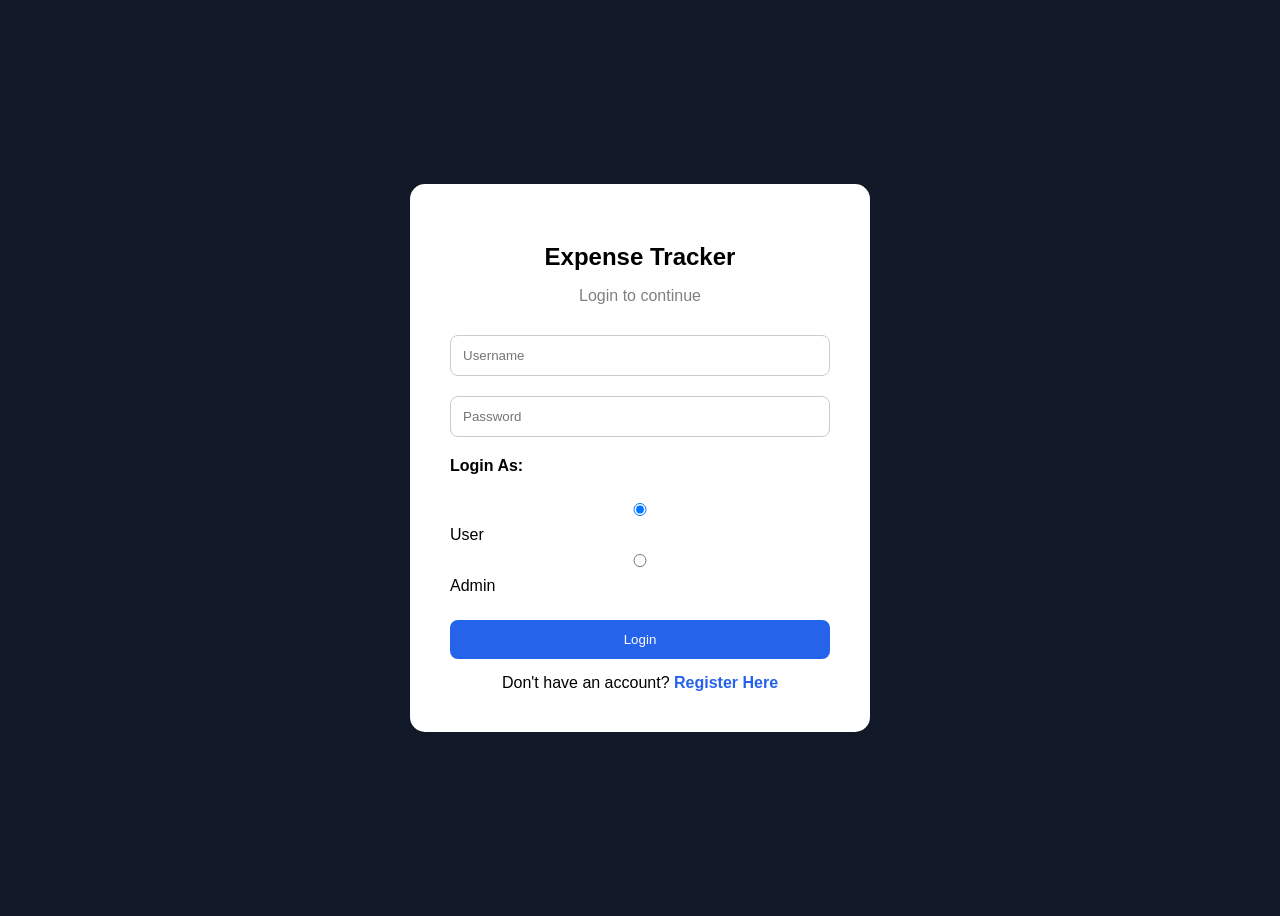
<file: templates/login.html>
<!DOCTYPE html>
<html lang="en">
<head>
    <meta charset="UTF-8">
    <meta name="viewport" content="width=device-width, initial-scale=1.0">
    <title>Expense Tracker Login</title>
    <style>

        body{
            font-family: Arial, sans-serif;
            background:#111827;
            display:flex;
            justify-content:center;
            align-items:center;
            height:100vh;
        }

        .login-box{
            background:white;
            padding:40px;
            border-radius:15px;
            width:380px;
            text-align:center;
        }

        h2{
            margin-bottom:10px;
        }

        p{
            color:gray;
            margin-bottom:20px;
        }

        input{
            width:100%;
            padding:12px;
            margin:10px 0;
            border:1px solid #ccc;
            border-radius:8px;
            box-sizing:border-box;
        }

        .role-selection{
            text-align:left;
            margin-top:10px;
            margin-bottom:15px;
        }

        .role-selection label{
            margin-right:20px;
        }

        button{
            width:100%;
            padding:12px;
            background:#2563eb;
            color:white;
            border:none;
            border-radius:8px;
            cursor:pointer;
            margin-top:10px;
        }

        button:hover{
            background:#1d4ed8;
        }

        .register-link{
            margin-top:15px;
        }

        .register-link a{
            color:#2563eb;
            text-decoration:none;
            font-weight:bold;
        }

    </style>

</head>
<body>

    <div class="login-box">

        <h2>Expense Tracker</h2>

        <p>Login to continue</p>

        <form method="POST">

            <input type="text"
                   name="username"
                   placeholder="Username"
                   required>

            <input type="password"
                   name="password"
                   placeholder="Password"
                   required>

            <div class="role-selection">

                <strong>Login As:</strong><br><br>

                <label>
                    <input type="radio"
                           name="role"
                           value="user"
                           checked>
                    User
                </label>

                <label>
                    <input type="radio"
                           name="role"
                           value="admin">
                    Admin
                </label>

            </div>

            <button type="submit">Login</button>

        </form>

        <div class="register-link">

            Don't have an account?

            <a href="/register">Register Here</a>

        </div>

    </div>

</body>
</html>
</file>
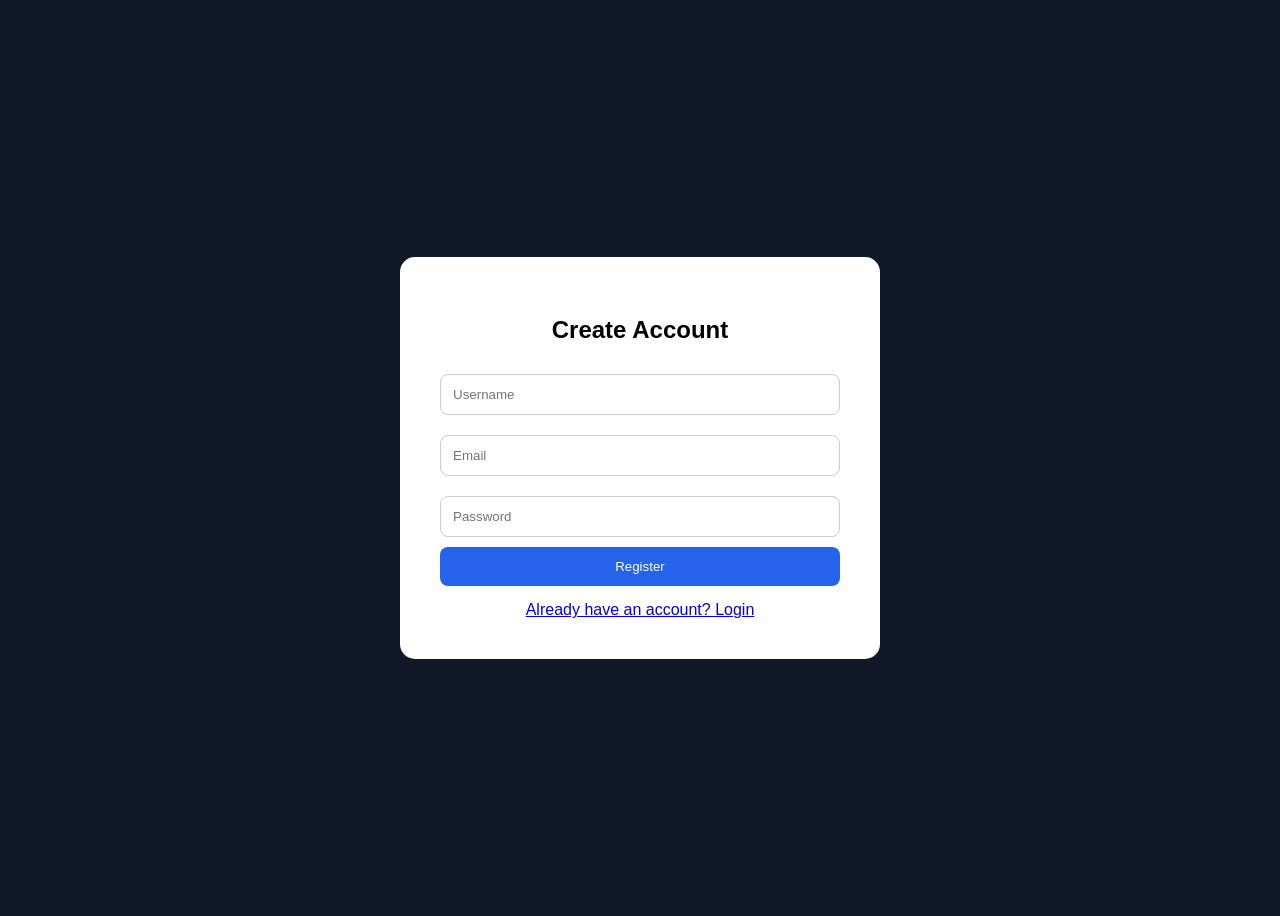
<file: templates/register.html>
<!DOCTYPE html>
<html lang="en">
<head>
<meta charset="UTF-8">
<meta name="viewport" content="width=device-width, initial-scale=1.0">
<title>Register</title>

<style>

body{
    font-family:Arial,sans-serif;
    background:#111827;
    display:flex;
    justify-content:center;
    align-items:center;
    height:100vh;
}

.register-box{
    background:white;
    padding:40px;
    border-radius:15px;
    width:400px;
}

h2{
    text-align:center;
    margin-bottom:20px;
}

input{
    width:100%;
    padding:12px;
    margin:10px 0;
    border:1px solid #ccc;
    border-radius:8px;
    box-sizing:border-box;
}

button{
    width:100%;
    padding:12px;
    background:#2563eb;
    color:white;
    border:none;
    border-radius:8px;
    cursor:pointer;
}

button:hover{
    background:#1d4ed8;
}

.login-link{
    text-align:center;
    margin-top:15px;
}

</style>

</head>
<body>

<div class="register-box">

    <h2>Create Account</h2>

    <form method="POST">

        <input type="text"
               name="username"
               placeholder="Username"
               required>

        <input type="email"
               name="email"
               placeholder="Email"
               required>

        <input type="password"
               name="password"
               placeholder="Password"
               required>

        <button type="submit">
            Register
        </button>

    </form>

    <div class="login-link">
        <a href="/login">Already have an account? Login</a>
    </div>

</div>

</body>
</html>
</file>
